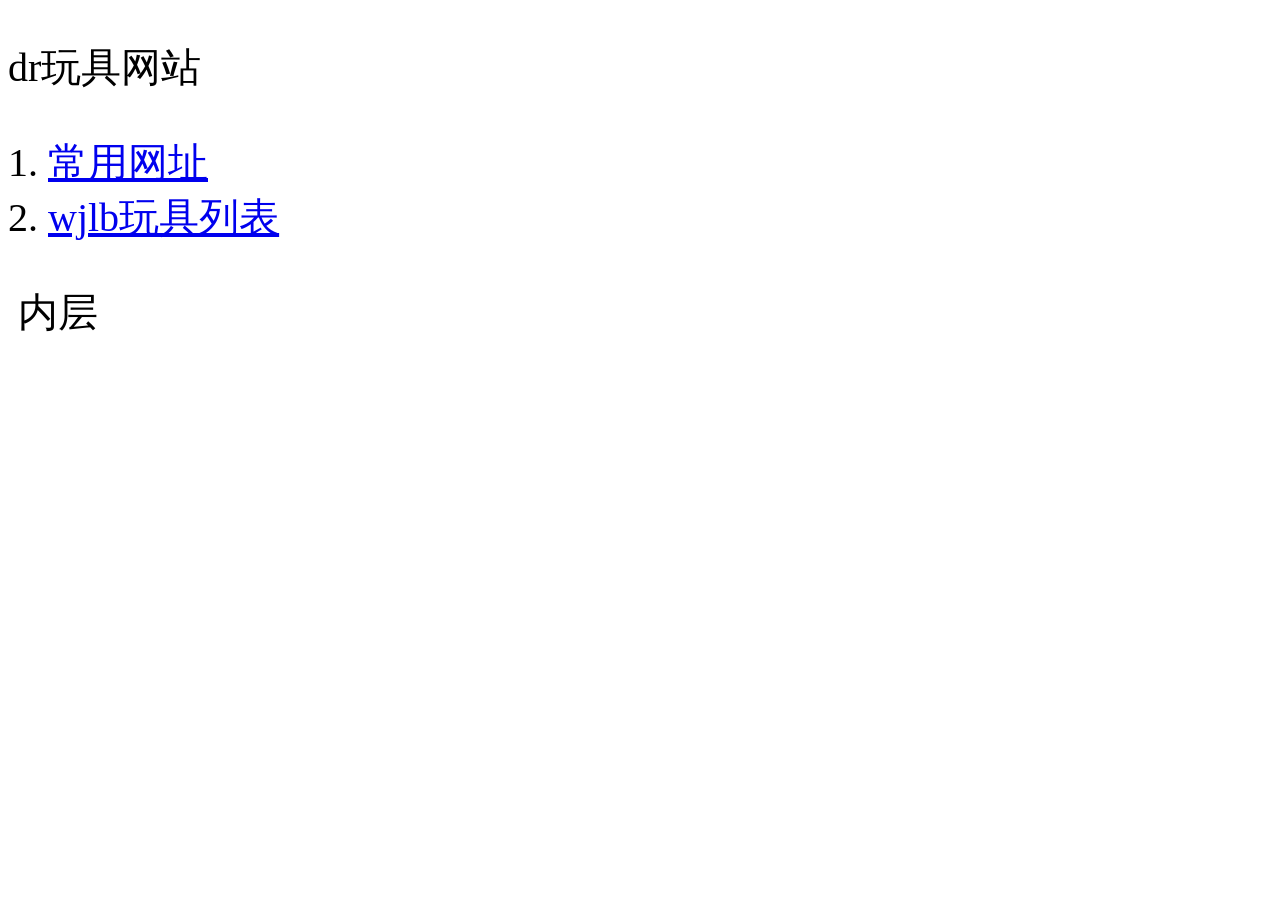
<file: 大人玩具网站/index.html>
<!DOCTYPE html PUBLIC "-//W3C//DTD XHTML 1.0 Transitional//EN" "http://www.w3.org/TR/xhtml1/DTD/xhtml1-transitional.dtd">
<html xmlns="http://www.w3.org/1999/xhtml">
<head>
<meta http-equiv="Content-Type" content="text/html; charset=utf-8" />
<style type="text/css">
body {
	font-size: 40px;
}
.red_text{
	color: #FF0000; /* 使用十六进制颜色代码 */}
</style>
<title>dr玩具网站</title>
</head>

<body>
<p>dr玩具网站<a name="home" id="home"></a></p>
<p> </p>

<ol>
	<li>
		<a href="cywz_常用网址\cywz_常用网址.html">
		常用网址
		</a>
	</li>
	<li>
		<a href="wj玩具\wjlb玩具列表.html">
		wjlb玩具列表
		</a>
	</li>

</ol>
<!-- <p>1-<a href="cywz_常用网址\cywz_常用网址.html">常用网址</a></p> -->


<p>&nbsp;内层</p>


</body>

</html>
</file>
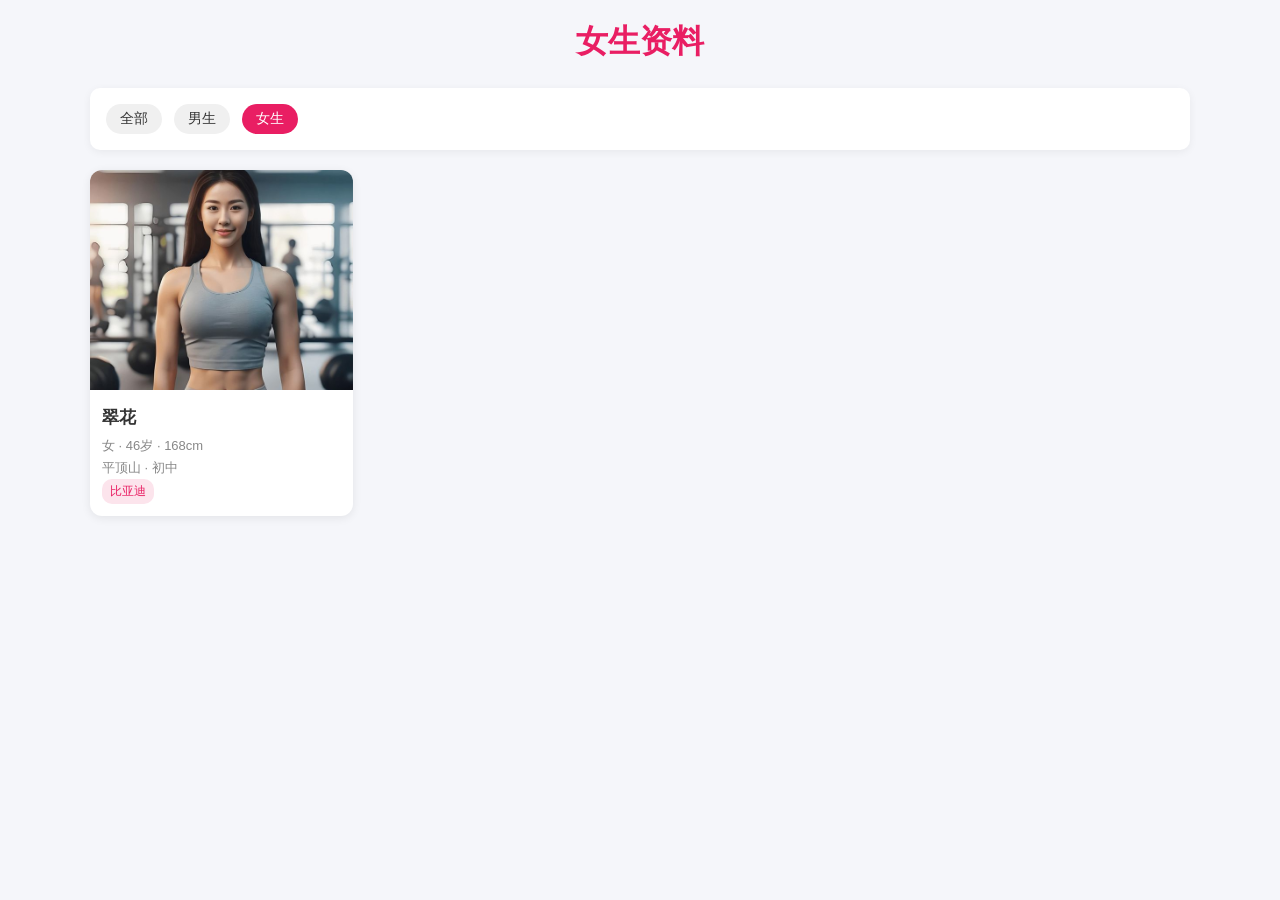
<file: female.html>
<!DOCTYPE html>
<html lang="zh-CN"><head><meta charset="utf-8">
<meta name="viewport" content="width=device-width,initial-scale=1">
<title>女生资料</title>
<style>
*{box-sizing:border-box;margin:0;padding:0}
body{font-family:-apple-system,"Microsoft YaHei",sans-serif;background:#f5f6fa;color:#333;padding:20px}
.container{max-width:1100px;margin:0 auto}
h1{text-align:center;margin-bottom:24px;color:#e91e63}
.filters{background:#fff;padding:16px;border-radius:10px;margin-bottom:20px;display:flex;gap:12px;flex-wrap:wrap;box-shadow:0 2px 8px rgba(0,0,0,.06)}
.filters a{padding:6px 14px;border-radius:20px;background:#f0f0f0;color:#333;text-decoration:none;font-size:14px}
.filters a.active{background:#e91e63;color:#fff}
.grid{display:grid;grid-template-columns:repeat(auto-fill,minmax(260px,1fr));gap:16px}
.card{background:#fff;border-radius:12px;overflow:hidden;box-shadow:0 2px 10px rgba(0,0,0,.08);transition:.2s;text-decoration:none;color:inherit;display:block}
.card:hover{transform:translateY(-4px);box-shadow:0 6px 20px rgba(0,0,0,.12)}
.card img{width:100%;height:220px;object-fit:cover;background:#eee}
.card .info{padding:12px}
.card .name{font-size:17px;font-weight:600;margin-bottom:6px}
.card .meta{font-size:13px;color:#888;line-height:1.7}
.tag{display:inline-block;padding:2px 8px;background:#fce4ec;color:#e91e63;border-radius:10px;font-size:12px;margin-right:4px}
.detail{background:#fff;border-radius:12px;padding:24px;max-width:800px;margin:0 auto;box-shadow:0 2px 10px rgba(0,0,0,.08)}
.detail img{width:200px;height:200px;object-fit:cover;border-radius:12px;float:left;margin-right:20px}
.detail h2{color:#e91e63;margin-bottom:16px}
.detail table{width:100%;border-collapse:collapse;margin:16px 0;clear:both}
.detail td{padding:8px;border-bottom:1px solid #f0f0f0}
.detail td:first-child{color:#888;width:100px}
.section{margin-top:20px}
.section h3{color:#e91e63;font-size:16px;margin-bottom:8px;border-left:4px solid #e91e63;padding-left:8px}
.back{display:inline-block;margin-bottom:16px;color:#e91e63;text-decoration:none}
</style>
</head>
<body><div class="container">
<h1>女生资料</h1>
<div class="filters"><a class="" href="index.html">全部</a><a class="" href="male.html">男生</a><a class="active" href="female.html">女生</a></div>
<div class="grid">

<a class="card" href="profile_2.html">
  <img src="photos/002.jpeg" alt="翠花" loading="lazy"
       onerror="this.src='photos/default.jpg'">
  <div class="info">
    <div class="name">翠花</div>
    <div class="meta">
      女 · 46岁 · 168cm<br>
      平顶山 · 初中<br>
      <span class="tag">比亚迪</span>
      
      
    </div>
  </div>
</a>

</div></div></body></html>
</file>
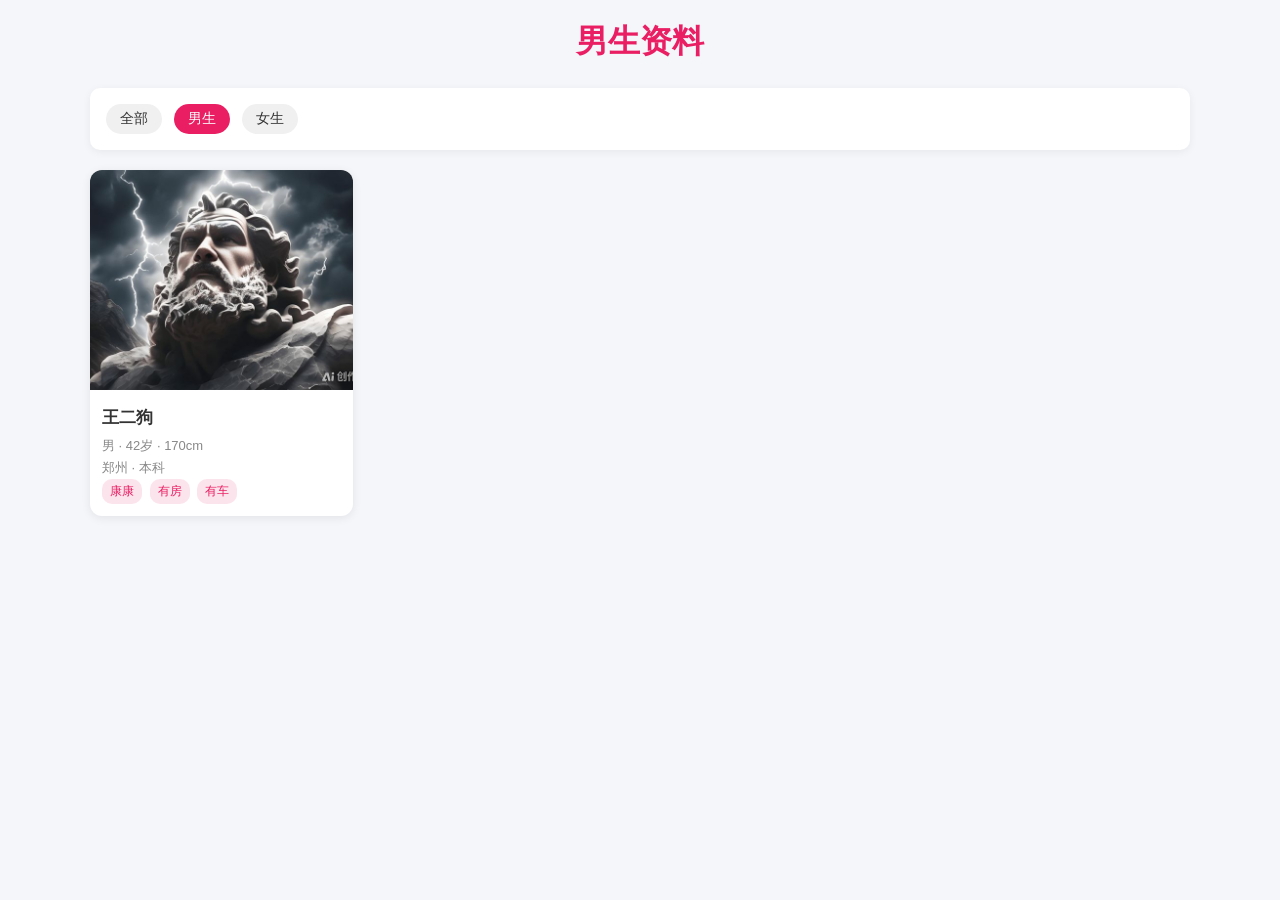
<file: male.html>
<!DOCTYPE html>
<html lang="zh-CN"><head><meta charset="utf-8">
<meta name="viewport" content="width=device-width,initial-scale=1">
<title>男生资料</title>
<style>
*{box-sizing:border-box;margin:0;padding:0}
body{font-family:-apple-system,"Microsoft YaHei",sans-serif;background:#f5f6fa;color:#333;padding:20px}
.container{max-width:1100px;margin:0 auto}
h1{text-align:center;margin-bottom:24px;color:#e91e63}
.filters{background:#fff;padding:16px;border-radius:10px;margin-bottom:20px;display:flex;gap:12px;flex-wrap:wrap;box-shadow:0 2px 8px rgba(0,0,0,.06)}
.filters a{padding:6px 14px;border-radius:20px;background:#f0f0f0;color:#333;text-decoration:none;font-size:14px}
.filters a.active{background:#e91e63;color:#fff}
.grid{display:grid;grid-template-columns:repeat(auto-fill,minmax(260px,1fr));gap:16px}
.card{background:#fff;border-radius:12px;overflow:hidden;box-shadow:0 2px 10px rgba(0,0,0,.08);transition:.2s;text-decoration:none;color:inherit;display:block}
.card:hover{transform:translateY(-4px);box-shadow:0 6px 20px rgba(0,0,0,.12)}
.card img{width:100%;height:220px;object-fit:cover;background:#eee}
.card .info{padding:12px}
.card .name{font-size:17px;font-weight:600;margin-bottom:6px}
.card .meta{font-size:13px;color:#888;line-height:1.7}
.tag{display:inline-block;padding:2px 8px;background:#fce4ec;color:#e91e63;border-radius:10px;font-size:12px;margin-right:4px}
.detail{background:#fff;border-radius:12px;padding:24px;max-width:800px;margin:0 auto;box-shadow:0 2px 10px rgba(0,0,0,.08)}
.detail img{width:200px;height:200px;object-fit:cover;border-radius:12px;float:left;margin-right:20px}
.detail h2{color:#e91e63;margin-bottom:16px}
.detail table{width:100%;border-collapse:collapse;margin:16px 0;clear:both}
.detail td{padding:8px;border-bottom:1px solid #f0f0f0}
.detail td:first-child{color:#888;width:100px}
.section{margin-top:20px}
.section h3{color:#e91e63;font-size:16px;margin-bottom:8px;border-left:4px solid #e91e63;padding-left:8px}
.back{display:inline-block;margin-bottom:16px;color:#e91e63;text-decoration:none}
</style>
</head>
<body><div class="container">
<h1>男生资料</h1>
<div class="filters"><a class="" href="index.html">全部</a><a class="active" href="male.html">男生</a><a class="" href="female.html">女生</a></div>
<div class="grid">

<a class="card" href="profile_1.html">
  <img src="photos/001.jpeg" alt="王二狗" loading="lazy"
       onerror="this.src='photos/default.jpg'">
  <div class="info">
    <div class="name">王二狗</div>
    <div class="meta">
      男 · 42岁 · 170cm<br>
      郑州 · 本科<br>
      <span class="tag">康康</span>
      <span class="tag">有房</span>
      <span class="tag">有车</span>
    </div>
  </div>
</a>

</div></div></body></html>
</file>
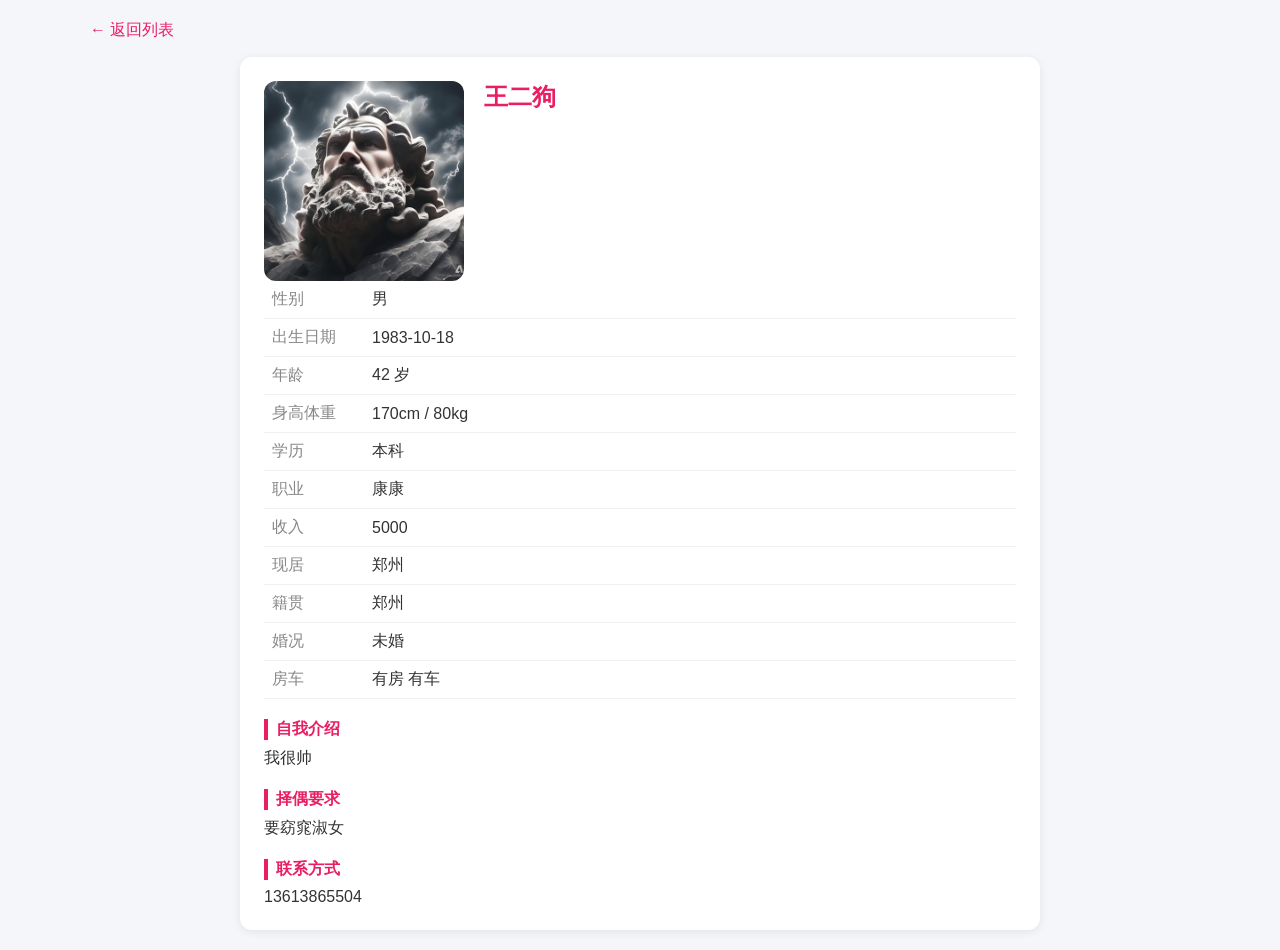
<file: profile_1.html>
<!DOCTYPE html>
<html lang="zh-CN"><head><meta charset="utf-8">
<meta name="viewport" content="width=device-width,initial-scale=1">
<title>王二狗 - 相亲资料</title>
<style>
*{box-sizing:border-box;margin:0;padding:0}
body{font-family:-apple-system,"Microsoft YaHei",sans-serif;background:#f5f6fa;color:#333;padding:20px}
.container{max-width:1100px;margin:0 auto}
h1{text-align:center;margin-bottom:24px;color:#e91e63}
.filters{background:#fff;padding:16px;border-radius:10px;margin-bottom:20px;display:flex;gap:12px;flex-wrap:wrap;box-shadow:0 2px 8px rgba(0,0,0,.06)}
.filters a{padding:6px 14px;border-radius:20px;background:#f0f0f0;color:#333;text-decoration:none;font-size:14px}
.filters a.active{background:#e91e63;color:#fff}
.grid{display:grid;grid-template-columns:repeat(auto-fill,minmax(260px,1fr));gap:16px}
.card{background:#fff;border-radius:12px;overflow:hidden;box-shadow:0 2px 10px rgba(0,0,0,.08);transition:.2s;text-decoration:none;color:inherit;display:block}
.card:hover{transform:translateY(-4px);box-shadow:0 6px 20px rgba(0,0,0,.12)}
.card img{width:100%;height:220px;object-fit:cover;background:#eee}
.card .info{padding:12px}
.card .name{font-size:17px;font-weight:600;margin-bottom:6px}
.card .meta{font-size:13px;color:#888;line-height:1.7}
.tag{display:inline-block;padding:2px 8px;background:#fce4ec;color:#e91e63;border-radius:10px;font-size:12px;margin-right:4px}
.detail{background:#fff;border-radius:12px;padding:24px;max-width:800px;margin:0 auto;box-shadow:0 2px 10px rgba(0,0,0,.08)}
.detail img{width:200px;height:200px;object-fit:cover;border-radius:12px;float:left;margin-right:20px}
.detail h2{color:#e91e63;margin-bottom:16px}
.detail table{width:100%;border-collapse:collapse;margin:16px 0;clear:both}
.detail td{padding:8px;border-bottom:1px solid #f0f0f0}
.detail td:first-child{color:#888;width:100px}
.section{margin-top:20px}
.section h3{color:#e91e63;font-size:16px;margin-bottom:8px;border-left:4px solid #e91e63;padding-left:8px}
.back{display:inline-block;margin-bottom:16px;color:#e91e63;text-decoration:none}
</style>
</head>
<body><div class="container">
<a class="back" href="index.html">← 返回列表</a>
<div class="detail">
  <img src="photos/001.jpeg" alt="王二狗"
       onerror="this.src='photos/default.jpg'">
  <h2>王二狗</h2>
  <table>
    <tr><td>性别</td><td>男</td></tr>
    <tr><td>出生日期</td><td>1983-10-18</td></tr>
    <tr><td>年龄</td><td>42 岁</td></tr>
    <tr><td>身高体重</td><td>170cm / 80kg</td></tr>
    <tr><td>学历</td><td>本科</td></tr>
    <tr><td>职业</td><td>康康</td></tr>
    <tr><td>收入</td><td>5000</td></tr>
    <tr><td>现居</td><td>郑州</td></tr>
    <tr><td>籍贯</td><td>郑州</td></tr>
    <tr><td>婚况</td><td>未婚</td></tr>
    <tr><td>房车</td><td>有房 有车</td></tr>
  </table>
  <div class="section"><h3>自我介绍</h3><p>我很帅</p></div>
  <div class="section"><h3>择偶要求</h3><p>要窈窕淑女</p></div>
  <div class="section"><h3>联系方式</h3><p>13613865504</p></div>
</div></div></body></html>
</file>
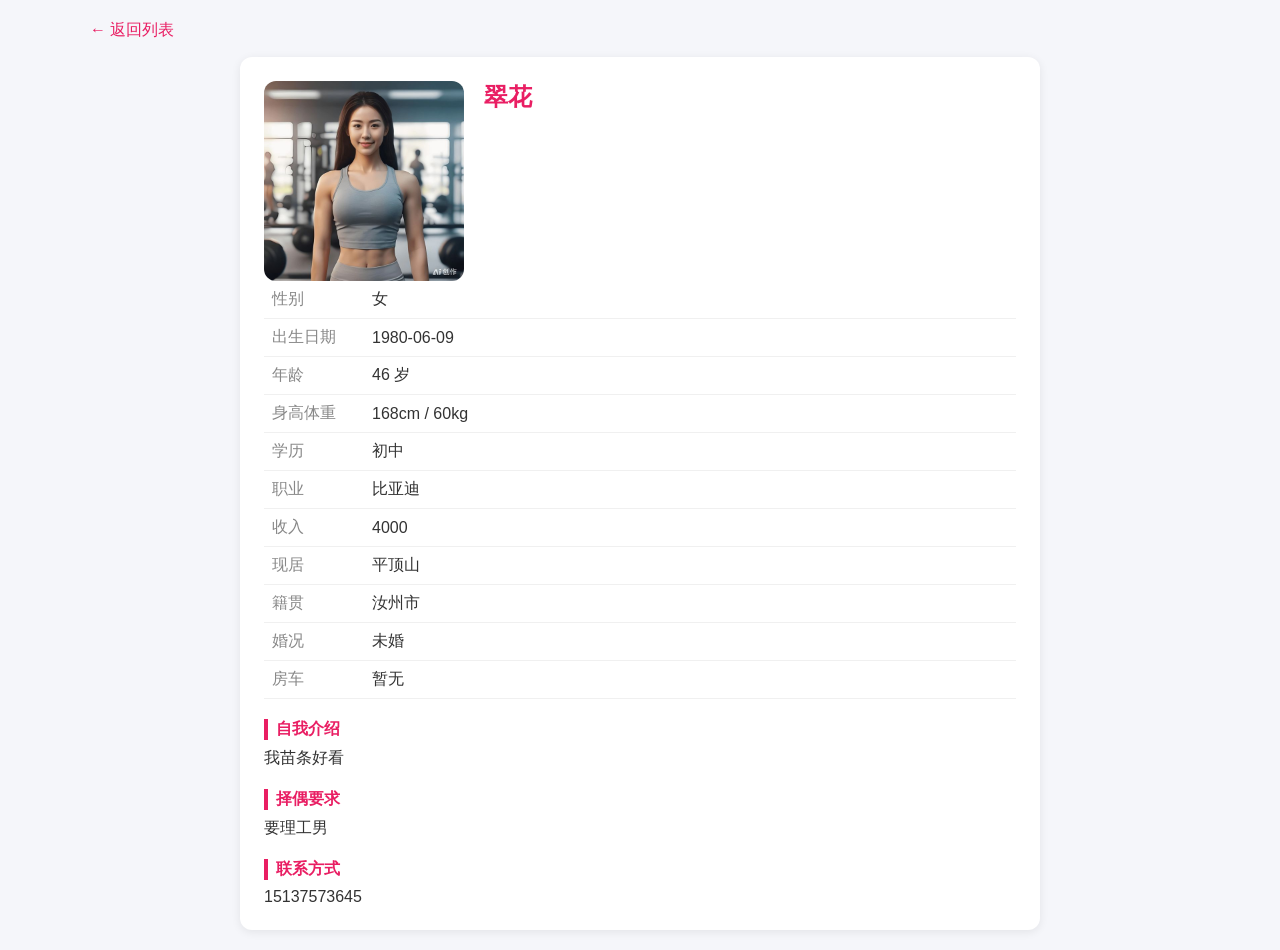
<file: profile_2.html>
<!DOCTYPE html>
<html lang="zh-CN"><head><meta charset="utf-8">
<meta name="viewport" content="width=device-width,initial-scale=1">
<title>翠花 - 相亲资料</title>
<style>
*{box-sizing:border-box;margin:0;padding:0}
body{font-family:-apple-system,"Microsoft YaHei",sans-serif;background:#f5f6fa;color:#333;padding:20px}
.container{max-width:1100px;margin:0 auto}
h1{text-align:center;margin-bottom:24px;color:#e91e63}
.filters{background:#fff;padding:16px;border-radius:10px;margin-bottom:20px;display:flex;gap:12px;flex-wrap:wrap;box-shadow:0 2px 8px rgba(0,0,0,.06)}
.filters a{padding:6px 14px;border-radius:20px;background:#f0f0f0;color:#333;text-decoration:none;font-size:14px}
.filters a.active{background:#e91e63;color:#fff}
.grid{display:grid;grid-template-columns:repeat(auto-fill,minmax(260px,1fr));gap:16px}
.card{background:#fff;border-radius:12px;overflow:hidden;box-shadow:0 2px 10px rgba(0,0,0,.08);transition:.2s;text-decoration:none;color:inherit;display:block}
.card:hover{transform:translateY(-4px);box-shadow:0 6px 20px rgba(0,0,0,.12)}
.card img{width:100%;height:220px;object-fit:cover;background:#eee}
.card .info{padding:12px}
.card .name{font-size:17px;font-weight:600;margin-bottom:6px}
.card .meta{font-size:13px;color:#888;line-height:1.7}
.tag{display:inline-block;padding:2px 8px;background:#fce4ec;color:#e91e63;border-radius:10px;font-size:12px;margin-right:4px}
.detail{background:#fff;border-radius:12px;padding:24px;max-width:800px;margin:0 auto;box-shadow:0 2px 10px rgba(0,0,0,.08)}
.detail img{width:200px;height:200px;object-fit:cover;border-radius:12px;float:left;margin-right:20px}
.detail h2{color:#e91e63;margin-bottom:16px}
.detail table{width:100%;border-collapse:collapse;margin:16px 0;clear:both}
.detail td{padding:8px;border-bottom:1px solid #f0f0f0}
.detail td:first-child{color:#888;width:100px}
.section{margin-top:20px}
.section h3{color:#e91e63;font-size:16px;margin-bottom:8px;border-left:4px solid #e91e63;padding-left:8px}
.back{display:inline-block;margin-bottom:16px;color:#e91e63;text-decoration:none}
</style>
</head>
<body><div class="container">
<a class="back" href="index.html">← 返回列表</a>
<div class="detail">
  <img src="photos/002.jpeg" alt="翠花"
       onerror="this.src='photos/default.jpg'">
  <h2>翠花</h2>
  <table>
    <tr><td>性别</td><td>女</td></tr>
    <tr><td>出生日期</td><td>1980-06-09</td></tr>
    <tr><td>年龄</td><td>46 岁</td></tr>
    <tr><td>身高体重</td><td>168cm / 60kg</td></tr>
    <tr><td>学历</td><td>初中</td></tr>
    <tr><td>职业</td><td>比亚迪</td></tr>
    <tr><td>收入</td><td>4000</td></tr>
    <tr><td>现居</td><td>平顶山</td></tr>
    <tr><td>籍贯</td><td>汝州市</td></tr>
    <tr><td>婚况</td><td>未婚</td></tr>
    <tr><td>房车</td><td>暂无</td></tr>
  </table>
  <div class="section"><h3>自我介绍</h3><p>我苗条好看</p></div>
  <div class="section"><h3>择偶要求</h3><p>要理工男</p></div>
  <div class="section"><h3>联系方式</h3><p>15137573645</p></div>
</div></div></body></html>
</file>
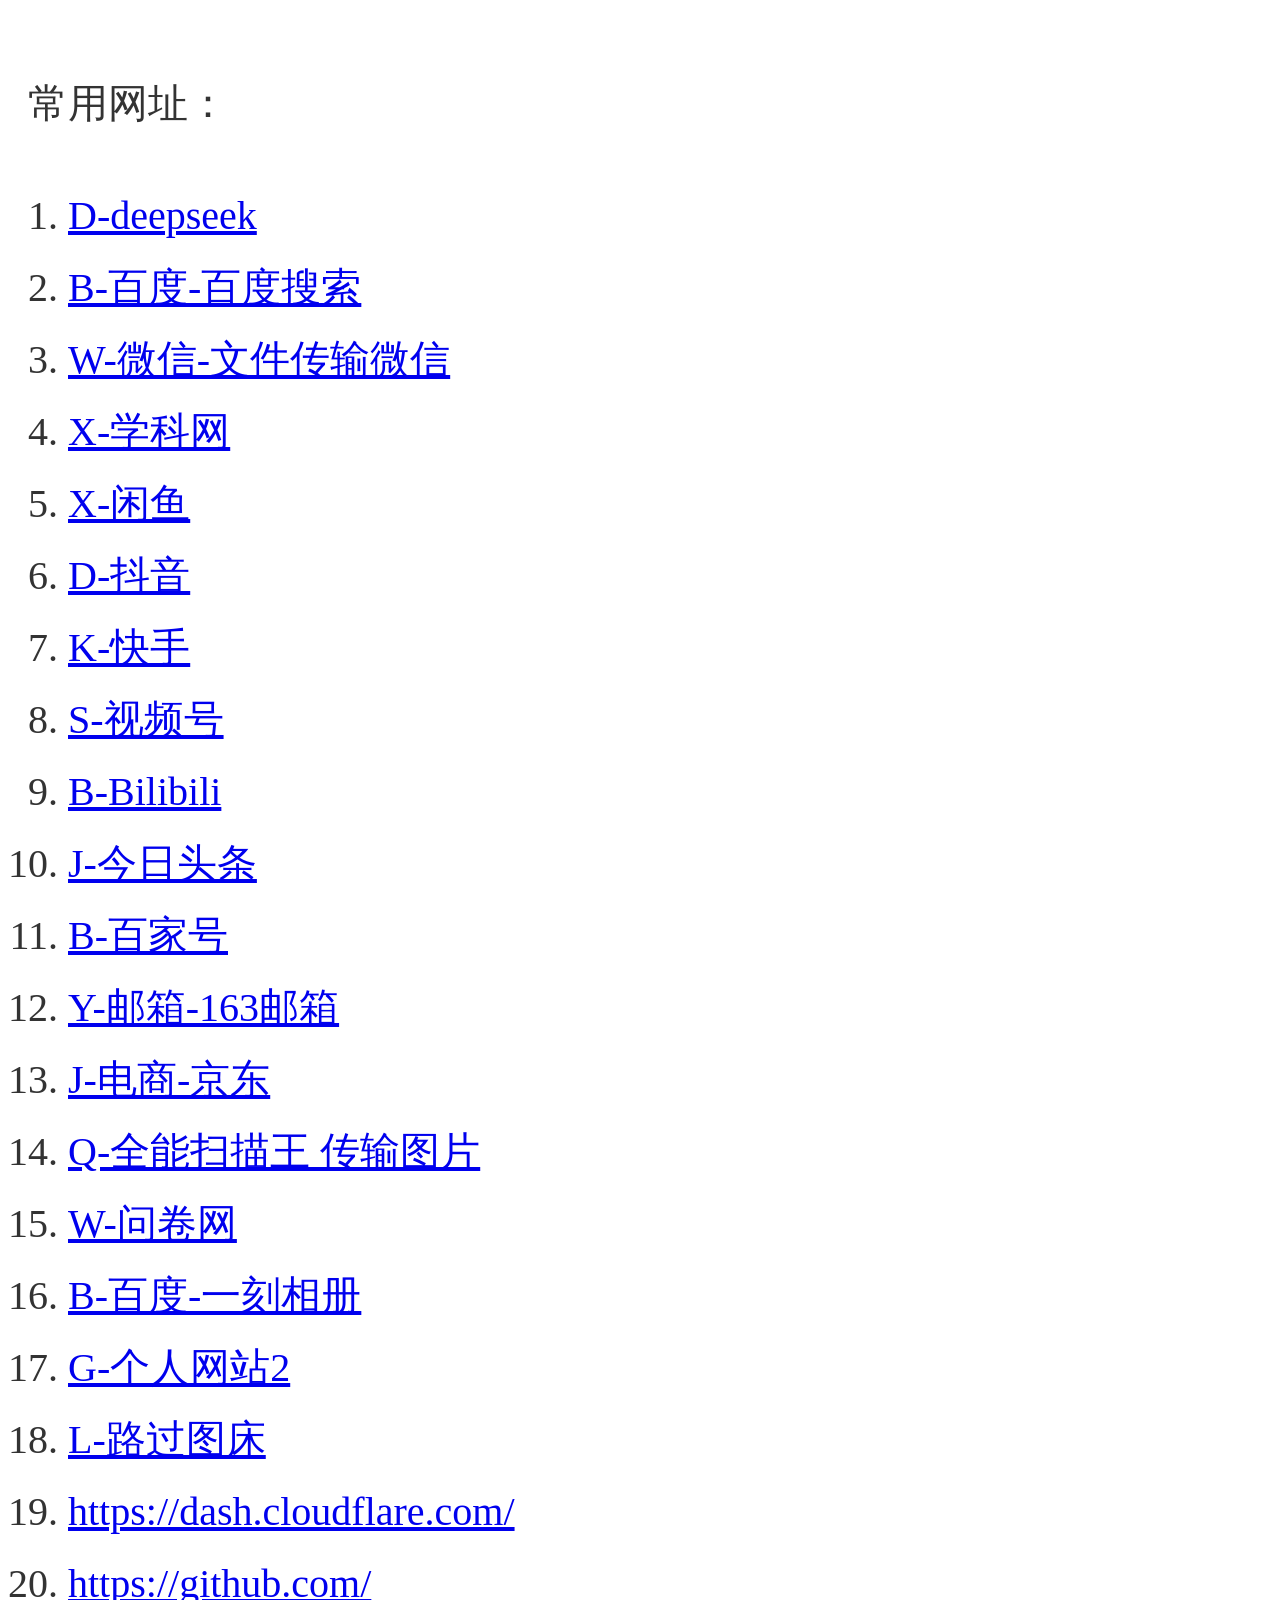
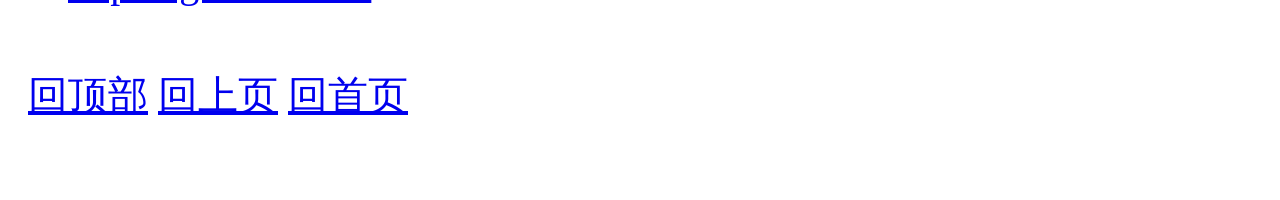
<file: 大人玩具网站/cywz_常用网址/cywz_常用网址.html>
<!DOCTYPE html PUBLIC "-//W3C//DTD XHTML 1.0 Transitional//EN" "http://www.w3.org/TR/xhtml1/DTD/xhtml1-transitional.dtd">
<html xmlns="http://www.w3.org/1999/xhtml"><!-- InstanceBegin template="/Templates/模板文件1.dwt" codeOutsideHTMLIsLocked="false" -->
<head>
<meta http-equiv="Content-Type" content="text/html; charset=utf-8" />
<!-- InstanceBeginEditable name="doctitle" -->
<title>常用网址</title>
<!-- InstanceEndEditable -->
<!-- InstanceBeginEditable name="head" -->
<!-- InstanceEndEditable -->
<!-- 引入外部CSS文件 -->
<link rel="stylesheet" href="../css/pic.css">
</head>

<body>
<a id="top" style="display: block; height: 0; visibility: hidden;">顶部</a>
<p></p>
<!-- InstanceBeginEditable name="主要内容" -->
常用网址：
<ol>
					<li>
						<a href="https://www.deepseek.com/" target="_blank">
						D-deepseek
						</a>
					</li>
					<li>
						<a href="https://www.baidu.com/" target="_blank">
						B-百度-百度搜索
						</a>
					</li>
					<li>
						<a href="https://filehelper.weixin.qq.com/?from=windows&type=recommend" target="_blank">
						W-微信-文件传输微信
						</a>
					</li>
					
                    
					
					<li>
						<a href="https://www.zxxk.com/" target="_blank">
						X-学科网
						</a>
					</li>
					<li>
						<a href="https://www.goofish.com/" target="_blank">
						X-闲鱼
						</a>
					</li>
					
					<li>
						<a href="https://www.douyin.com/"         target="_blank">
						D-抖音               
						</a>     
					</li>
					<li>
						<a href="https://www.kuaishou.com/" target="_blank">
						K-快手
						</a>
					</li>
					<li>
						<a href="https://channels.weixin.qq.com/" target="_blank">
						S-视频号
						</a>
					</li>
					
					<li>
						<a href="https://www.bilibili.com/" target="_blank">
						B-Bilibili
						</a>
					</li>
					<li>
						<a href="https://www.toutiao.com/" target="_blank">
						J-今日头条
						</a>
					</li>
					<li>
						<a href="https://baijiahao.baidu.com/" target="_blank">
						B-百家号
						</a>
					</li>
					
					<li>
						<a href="https://mail.163.com/" target="_blank">
						Y-邮箱-163邮箱
						</a>
					</li>
					<li>
						<a href="https://www.jd.com/" target="_blank">
						J-电商-京东
						</a>
					</li>
					<li>
						<a href="https://www.camscanner.com/file/recent" target="_blank">
						Q-全能扫描王 传输图片
						</a>
					</li>
					<li>
						<a href="https://www.wenjuan.com/" target="_blank">
						W-问卷网
						</a>
					</li>
					<li>
						<a href="https://photo.baidu.com/" target="_blank">
						B-百度-一刻相册
						</a>
					</li>
					
					
					<li>
						<a href="https://daren-cbz.pages.dev/" target="_blank">
						G-个人网站2
						</a>
					</li>
				
					<li>
						<a href="https://imgchr.com/" target="_blank">
						L-路过图床
						</a>
					</li>
					<li>
						<a href="https://dash.cloudflare.com/" target="_blank">
						https://dash.cloudflare.com/
						</a>
					</li>
					<li>
						<a href="https://github.com/" target="_blank">
						https://github.com/
						</a>
					</li>
					

</ol>
<!-- InstanceEndEditable -->
<p>
<!-- 在你的HTML页面的任何位置 -->
<a href="#top">回顶部</a>
<a href="#" onclick="history.go(-1);return true;">回上页</a>
<a href="../../index.html">回首页</a>
</p>
</body>
<!-- InstanceEnd --></html>
</file>
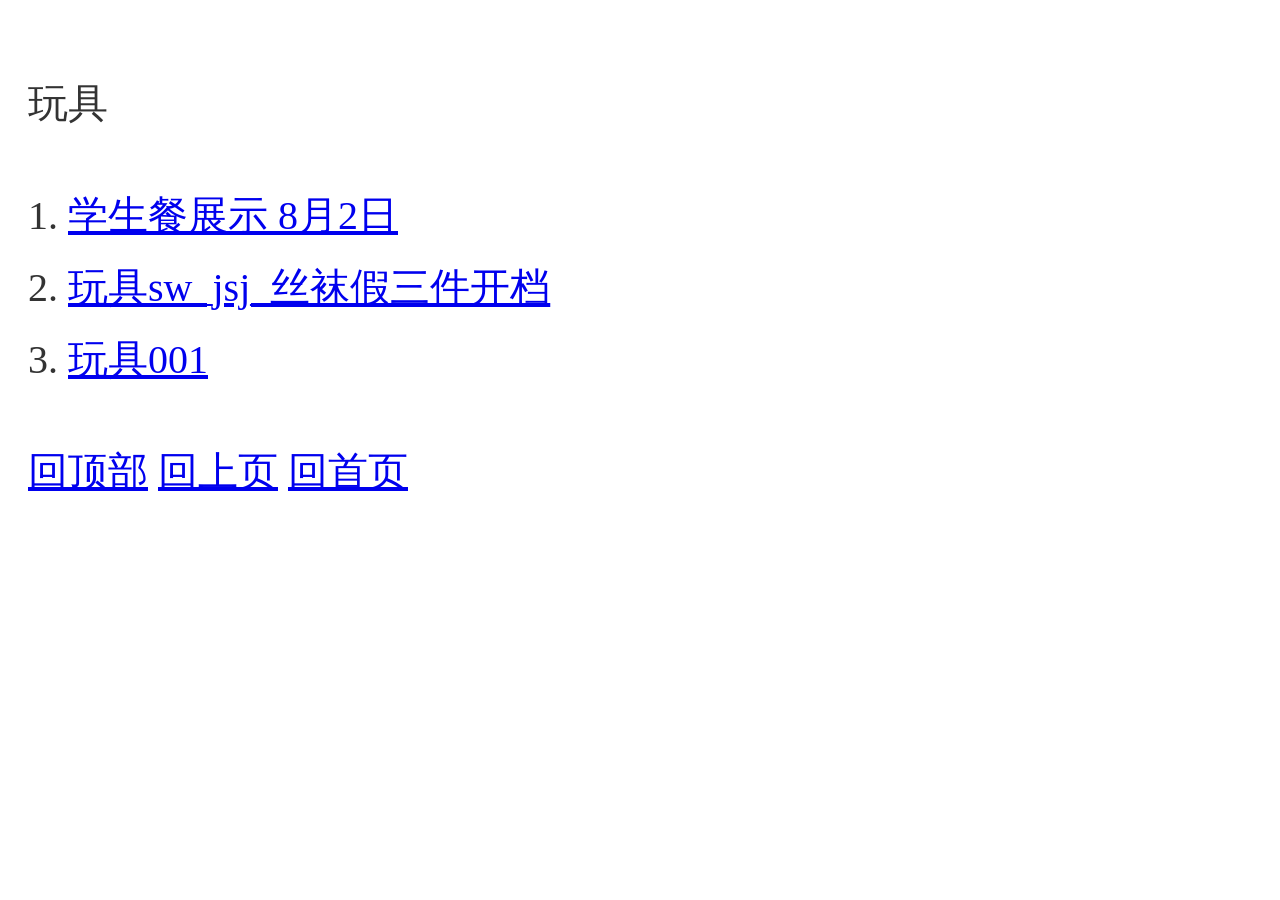
<file: 大人玩具网站/wj玩具/wjlb玩具列表.html>
﻿<!DOCTYPE html PUBLIC "-//W3C//DTD XHTML 1.0 Transitional//EN" "http://www.w3.org/TR/xhtml1/DTD/xhtml1-transitional.dtd">
<html xmlns="http://www.w3.org/1999/xhtml"><!-- InstanceBegin template="/Templates/模板文件1.dwt" codeOutsideHTMLIsLocked="false" -->
<head>
<meta http-equiv="Content-Type" content="text/html; charset=utf-8" />
<!-- InstanceBeginEditable name="doctitle" -->
<title>餐厅美食</title>
<!-- InstanceEndEditable -->
<!-- InstanceBeginEditable name="head" -->
<!-- InstanceEndEditable -->
<!-- 引入外部CSS文件 -->
<link rel="stylesheet" href="../css/pic.css">
</head>

<body>
<a id="top" style="display: block; height: 0; visibility: hidden;">顶部</a>
<p></p>
<!-- InstanceBeginEditable name="主要内容" -->
玩具
<ol>
	<li>
    	<a href="餐厅美食2026年8月2日.html">学生餐展示 8月2日</a>
    </li>
	<li>
    	<a href="玩具sw_jsj_丝袜假三件开档.html">玩具sw_jsj_丝袜假三件开档</a>
    </li>
	<li>
    	<a href="玩具001.html">玩具001</a>
    </li>
	
</ol>

<!-- InstanceEndEditable -->
<p>
<!-- 在你的HTML页面的任何位置 -->
<a href="#top">回顶部</a>
<a href="#" onclick="history.go(-1);return true;">回上页</a>
<a href="../index.html">回首页</a>
</p>
</body>
<!-- InstanceEnd --></html>
</file>
<file: 大人玩具网站/css/pic.css>
/* CSS Document */


    /* 使用CSS设置图片的宽度和高度 */
    .resize-image {
        /*  width: 300px;
        	height: 600px;  */
		width: 450px; /* 设置图片宽度 */
    	/* height: 150px;  设置图片高度 */
    	object-fit: contain; /* 保持宽高比，内容全部可见 */
    }

/* max-width: 100%：图片宽度最大不超过父容器，手机小屏时自动缩小

height: auto：高度随宽度等比缩放，不变形

适用场景：所有普通图片，简单有效。 */

img {
  max-width: 100%;
  height: auto;
}

/* 1. 设置根字体为 10px，方便计算 (16px * 62.5% = 10px) */
html {
  font-size: 62.5%;
}

/* 2. 正文强制设为 16px (使用 rem) */
body {
  font-size: 4.0rem; /* 即 40px */
  line-height: 1.8;   /* 行高为字体1.8倍，阅读舒适 */
  color: #333;
  padding: 2rem;
}

/* 3. 各级标题与辅助文字 */
h1 { font-size: 3.5rem; } /* 35px */
h2 { font-size: 2.0rem; } /* 20px */
h3 { font-size: 1.8rem; } /* 18px */
small, .desc { font-size: 1.3rem; } /* 13px 辅助文字 */

/* 4. 图文混排时，图片自动适应屏幕 */
img {
  max-width: 100%;
  height: auto;
  display: block;
  margin: 1.5rem 0; /* 图片与上下文字留白 */
}
/* 所有标题设置为蓝色，并带一点加粗效果 */
h1, h2, h3, h4, h5, h6 {
  /* display: inline; */ /* 变成行内元素，不换行 */
  color: #007AFF;
  font-weight: 600; /* 加粗让蓝色更醒目 */
  margin: 1.6rem 0 0.8rem 0; /* 上边距大一点，下边距小一点，与正文拉开层次 */
}
</file>
